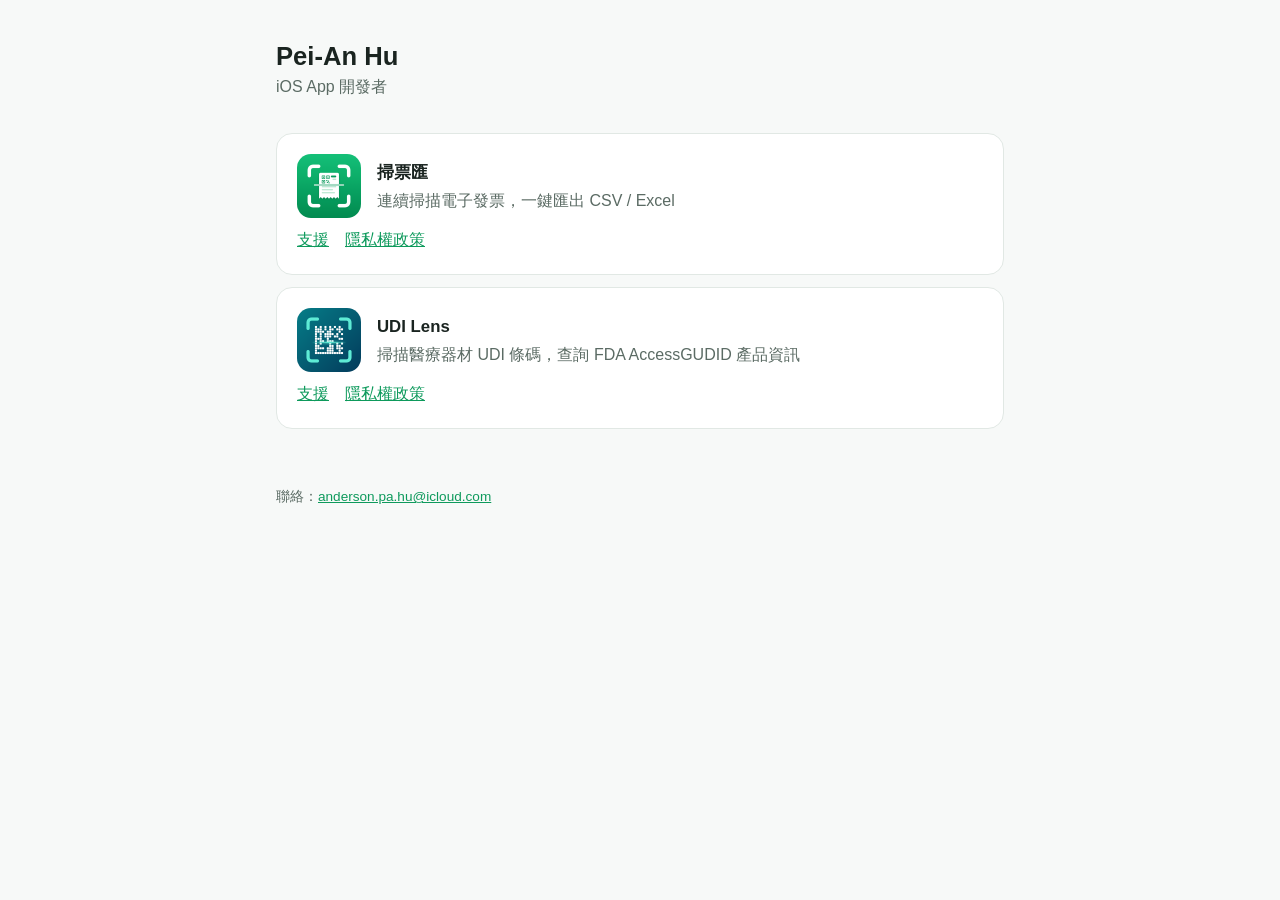
<file: index.html>
<!doctype html>
<html lang="zh-Hant-TW">
<head>
  <meta charset="utf-8">
  <meta name="viewport" content="width=device-width, initial-scale=1">
  <title>Pei-An Hu · Apps</title>
  <meta name="description" content="Pei-An Hu 開發的 iOS App。">
  <link rel="stylesheet" href="/style.css">
</head>
<body>
<main>
  <header class="site">
    <div>
      <h1>Pei-An Hu</h1>
      <p>iOS App 開發者</p>
    </div>
  </header>

  <div class="card">
    <header class="site" style="margin-bottom:0">
      <img src="/saopiao/icon.png" alt="掃票匯 App 圖示">
      <div>
        <h3 style="margin:0">掃票匯</h3>
        <p>連續掃描電子發票，一鍵匯出 CSV / Excel</p>
      </div>
    </header>
    <div class="links">
      <a href="/saopiao/support.html">支援</a>
      <a href="/saopiao/privacy.html">隱私權政策</a>
    </div>
  </div>

  <div class="card">
    <header class="site" style="margin-bottom:0">
      <img src="/udilens/icon.png" alt="UDI Lens App 圖示">
      <div>
        <h3 style="margin:0">UDI Lens</h3>
        <p>掃描醫療器材 UDI 條碼，查詢 FDA AccessGUDID 產品資訊</p>
      </div>
    </header>
    <div class="links">
      <a href="https://udilens.app/support">支援</a>
      <a href="https://udilens.app/privacy">隱私權政策</a>
    </div>
  </div>

  <footer>
    聯絡：<a href="mailto:anderson.pa.hu@icloud.com">anderson.pa.hu@icloud.com</a>
  </footer>
</main>
</body>
</html>
</file>
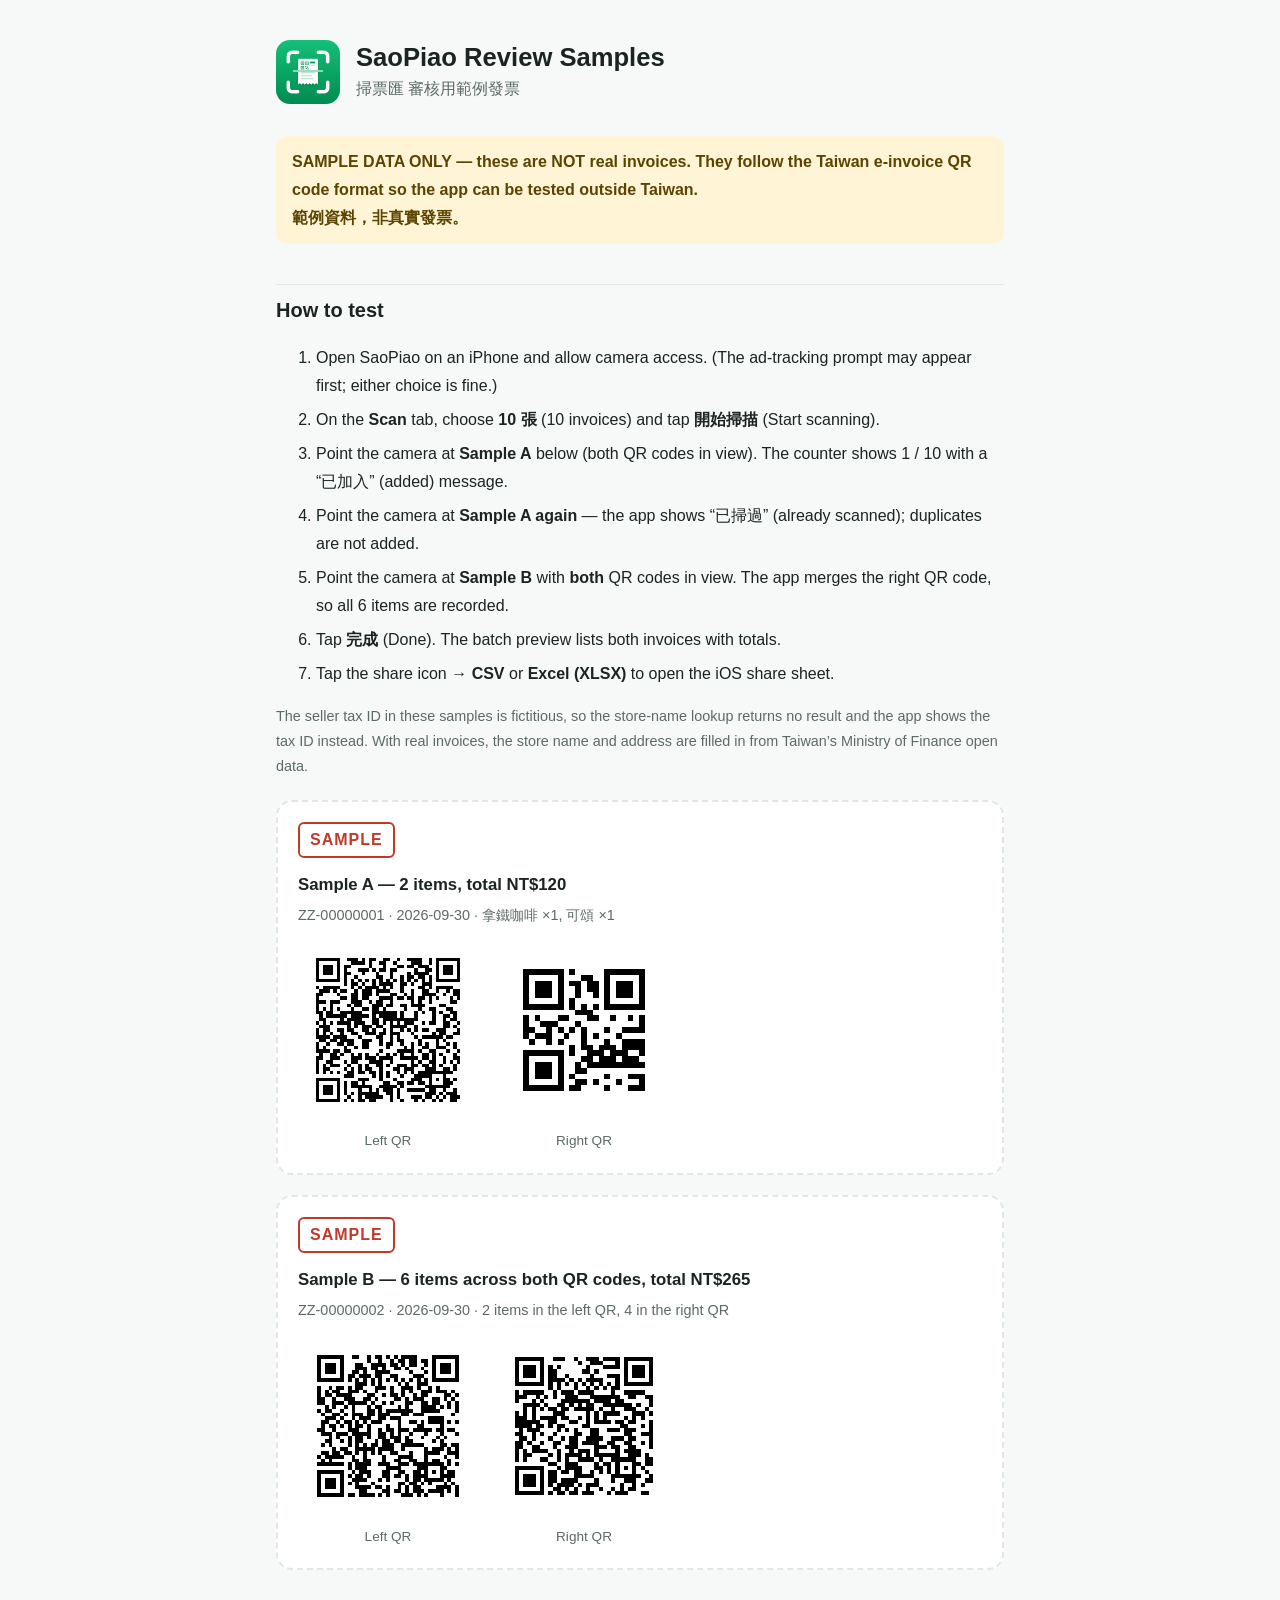
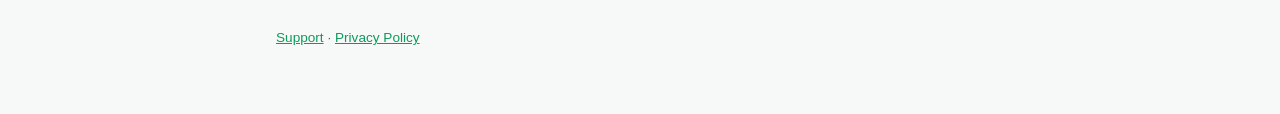
<file: saopiao/review/index.html>
<!doctype html>
<html lang="en">
<head>
  <meta charset="utf-8">
  <meta name="viewport" content="width=device-width, initial-scale=1">
  <meta name="robots" content="noindex">
  <title>SaoPiao Review Samples</title>
  <meta name="description" content="Sample Taiwan e-invoice QR codes for testing SaoPiao. Not real invoices.">
  <link rel="stylesheet" href="/style.css">
  <style>
    .notice {
      padding: 12px 16px;
      border-radius: 12px;
      background: #fff4d6;
      color: #5c4400;
      font-weight: 600;
    }
    @media (prefers-color-scheme: dark) {
      .notice { background: #3a2f10; color: #ffe29a; }
    }
    .invoice {
      margin-top: 20px;
      padding: 20px;
      border: 2px dashed var(--line);
      border-radius: 16px;
      background: #ffffff;
      color: #1a2420;
    }
    .invoice .stamp {
      display: inline-block;
      padding: 2px 10px;
      border: 2px solid #c0392b;
      border-radius: 6px;
      color: #c0392b;
      font-weight: 700;
      letter-spacing: 1px;
    }
    .invoice h3 { margin: 12px 0 4px; }
    .invoice .meta { color: #5b6b64; }
    .qr-pair {
      display: flex;
      gap: 16px;
      margin-top: 12px;
      flex-wrap: wrap;
    }
    .qr-pair figure { margin: 0; text-align: center; }
    .qr-pair img {
      width: 180px;
      height: 180px;
      image-rendering: pixelated;
    }
    .qr-pair figcaption { font-size: 0.85rem; color: #5b6b64; }
    ol li { margin-bottom: 6px; }
  </style>
</head>
<body>
<main>
  <header class="site">
    <img src="/saopiao/icon.png" alt="SaoPiao app icon">
    <div>
      <h1>SaoPiao Review Samples</h1>
      <p>掃票匯 審核用範例發票</p>
    </div>
  </header>

  <p class="notice">
    SAMPLE DATA ONLY — these are NOT real invoices. They follow the Taiwan e-invoice QR code format
    so the app can be tested outside Taiwan.<br>
    範例資料，非真實發票。
  </p>

  <h2>How to test</h2>
  <ol>
    <li>Open SaoPiao on an iPhone and allow camera access. (The ad-tracking prompt may appear first; either choice is fine.)</li>
    <li>On the <strong>Scan</strong> tab, choose <strong>10 張</strong> (10 invoices) and tap <strong>開始掃描</strong> (Start scanning).</li>
    <li>Point the camera at <strong>Sample A</strong> below (both QR codes in view). The counter shows 1 / 10 with a “已加入” (added) message.</li>
    <li>Point the camera at <strong>Sample A again</strong> — the app shows “已掃過” (already scanned); duplicates are not added.</li>
    <li>Point the camera at <strong>Sample B</strong> with <strong>both</strong> QR codes in view. The app merges the right QR code, so all 6 items are recorded.</li>
    <li>Tap <strong>完成</strong> (Done). The batch preview lists both invoices with totals.</li>
    <li>Tap the share icon → <strong>CSV</strong> or <strong>Excel (XLSX)</strong> to open the iOS share sheet.</li>
  </ol>
  <p class="meta">
    The seller tax ID in these samples is fictitious, so the store-name lookup returns no result and the app shows the tax ID instead.
    With real invoices, the store name and address are filled in from Taiwan’s Ministry of Finance open data.
  </p>

  <div class="invoice" id="a">
    <span class="stamp">SAMPLE</span>
    <h3>Sample A — 2 items, total NT$120</h3>
    <div class="meta">ZZ-00000001 · 2026-09-30 · 拿鐵咖啡 ×1, 可頌 ×1</div>
    <div class="qr-pair">
      <figure><img src="a-left.png" alt="Sample A left QR code"><figcaption>Left QR</figcaption></figure>
      <figure><img src="a-right.png" alt="Sample A right QR code"><figcaption>Right QR</figcaption></figure>
    </div>
  </div>

  <div class="invoice" id="b">
    <span class="stamp">SAMPLE</span>
    <h3>Sample B — 6 items across both QR codes, total NT$265</h3>
    <div class="meta">ZZ-00000002 · 2026-09-30 · 2 items in the left QR, 4 in the right QR</div>
    <div class="qr-pair">
      <figure><img src="b-left.png" alt="Sample B left QR code"><figcaption>Left QR</figcaption></figure>
      <figure><img src="b-right.png" alt="Sample B right QR code"><figcaption>Right QR</figcaption></figure>
    </div>
  </div>

  <footer>
    <a href="/saopiao/support.html">Support</a> · <a href="/saopiao/privacy.html#en">Privacy Policy</a>
  </footer>
</main>
</body>
</html>
</file>
<file: style.css>
:root {
  --bg: #f7f9f8;
  --surface: #ffffff;
  --text: #1a2420;
  --muted: #5b6b64;
  --line: #e1e8e4;
  --accent: #0e9a5c;
  --accent-soft: #e3f5ec;
}

@media (prefers-color-scheme: dark) {
  :root {
    --bg: #0c110f;
    --surface: #151d19;
    --text: #e8efeb;
    --muted: #9aaba3;
    --line: #26332d;
    --accent: #27d08a;
    --accent-soft: #173327;
  }
}

* { box-sizing: border-box; }

html { -webkit-text-size-adjust: 100%; }

body {
  margin: 0;
  background: var(--bg);
  color: var(--text);
  font-family: -apple-system, BlinkMacSystemFont, "PingFang TC", "Noto Sans TC", "Microsoft JhengHei", sans-serif;
  line-height: 1.75;
}

main {
  max-width: 760px;
  margin: 0 auto;
  padding: 40px 16px 64px;
}

header.site {
  display: flex;
  align-items: center;
  gap: 16px;
  margin-bottom: 32px;
}

header.site img {
  width: 64px;
  height: 64px;
  border-radius: 14px;
}

header.site h1 { margin: 0; font-size: 1.6rem; line-height: 1.3; }
header.site p { margin: 0; color: var(--muted); }

h2 {
  margin: 40px 0 8px;
  padding-top: 8px;
  font-size: 1.25rem;
  border-top: 1px solid var(--line);
}

h3 { margin: 24px 0 4px; font-size: 1.05rem; }

a { color: var(--accent); }

.lang-switch {
  display: flex;
  gap: 8px;
  margin-bottom: 24px;
}

.lang-switch a {
  padding: 4px 14px;
  border-radius: 999px;
  background: var(--accent-soft);
  text-decoration: none;
  font-size: 0.9rem;
}

.card {
  display: block;
  padding: 20px;
  border: 1px solid var(--line);
  border-radius: 16px;
  background: var(--surface);
  color: inherit;
  text-decoration: none;
}

.card + .card { margin-top: 12px; }

.card .links { margin-top: 8px; display: flex; gap: 16px; flex-wrap: wrap; }

.meta { color: var(--muted); font-size: 0.9rem; }

table {
  width: 100%;
  border-collapse: collapse;
  font-size: 0.95rem;
}

th, td {
  padding: 8px 10px;
  border: 1px solid var(--line);
  text-align: left;
  vertical-align: top;
}

th { background: var(--accent-soft); }

.table-wrap { overflow-x: auto; }

footer {
  margin-top: 56px;
  color: var(--muted);
  font-size: 0.85rem;
}
</file>
